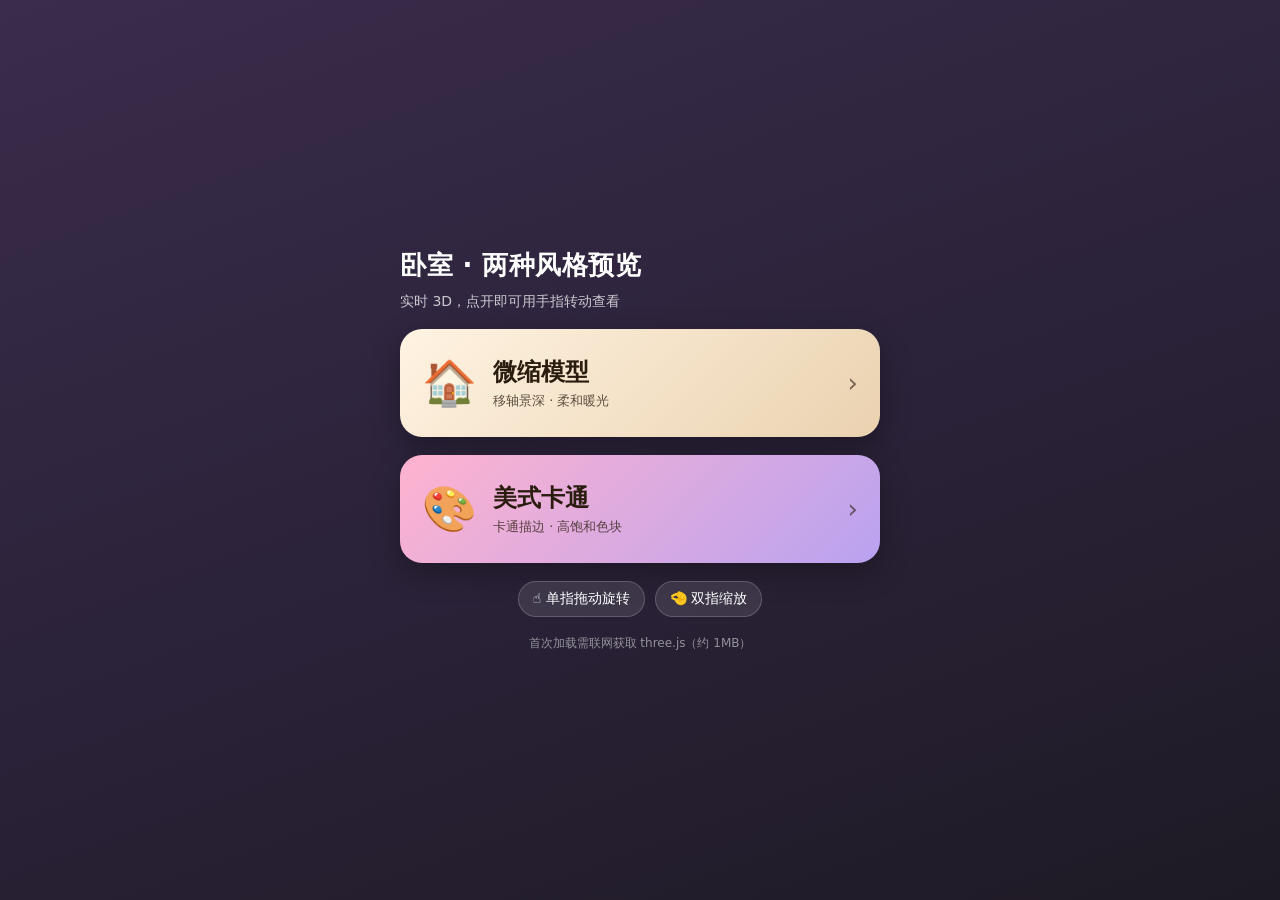
<file: index.html>
<!DOCTYPE html>
<html lang="zh-CN">
<head>
  <meta charset="UTF-8" />
  <meta name="viewport" content="width=device-width, initial-scale=1, viewport-fit=cover" />
  <meta name="theme-color" content="#2a2238" />
  <link rel="icon" href="data:image/svg+xml,%3Csvg xmlns=%27http://www.w3.org/2000/svg%27 viewBox=%270 0 100 100%27%3E%3Ctext y=%27.9em%27 font-size=%2790%27%3E🏠%3C/text%3E%3C/svg%3E" />
  <title>房间风格 · 手机预览</title>
  <style>
    * { box-sizing: border-box; margin: 0; padding: 0; -webkit-tap-highlight-color: transparent; }
    html, body { min-height: 100%; background: linear-gradient(160deg, #3a2c4c 0%, #2a2238 55%, #1e1a24 100%); color: #fff; font-family: -apple-system, "PingFang SC", "Noto Sans SC", system-ui, sans-serif; }
    main { min-height: 100vh; min-height: 100dvh; display: flex; flex-direction: column; justify-content: center; gap: 18px; max-width: 520px; margin: 0 auto;
      padding: calc(env(safe-area-inset-top) + 28px) calc(env(safe-area-inset-right) + 20px) calc(env(safe-area-inset-bottom) + 28px) calc(env(safe-area-inset-left) + 20px); }
    h1 { font-size: 26px; font-weight: 700; letter-spacing: .5px; }
    .sub { font-size: 14px; opacity: .75; margin-top: -8px; }
    a.card { display: flex; align-items: center; gap: 16px; min-height: 108px; padding: 20px 22px; border-radius: 22px; text-decoration: none; color: #2a1d10; box-shadow: 0 10px 30px rgba(0,0,0,.3); transition: transform .1s; }
    a.card:active { transform: scale(.97); }
    a.card .emoji { font-size: 44px; line-height: 1; }
    a.card .t { font-size: 24px; font-weight: 700; }
    a.card .d { font-size: 13px; opacity: .75; margin-top: 4px; }
    a.card .go { margin-left: auto; font-size: 26px; opacity: .6; }
    .mini { background: linear-gradient(135deg, #fff3e2, #ead2b0); }
    .toon { background: linear-gradient(135deg, #ffb3cf, #b9a2f0); color: #2a1840; }
    .tip { display: flex; gap: 10px; flex-wrap: wrap; justify-content: center; font-size: 14px; }
    .tip span { padding: 8px 14px; border-radius: 999px; background: rgba(255,255,255,.1); border: 1px solid rgba(255,255,255,.18); }
    footer { text-align: center; font-size: 12px; opacity: .5; }
  </style>
</head>
<body>
  <main>
    <h1>卧室 · 两种风格预览</h1>
    <p class="sub">实时 3D，点开即可用手指转动查看</p>
    <a class="card mini" href="./miniature/">
      <span class="emoji">🏠</span>
      <div><div class="t">微缩模型</div><div class="d">移轴景深 · 柔和暖光</div></div>
      <span class="go">›</span>
    </a>
    <a class="card toon" href="./cartoon/">
      <span class="emoji">🎨</span>
      <div><div class="t">美式卡通</div><div class="d">卡通描边 · 高饱和色块</div></div>
      <span class="go">›</span>
    </a>
    <div class="tip"><span>☝️ 单指拖动旋转</span><span>🤏 双指缩放</span></div>
    <footer>首次加载需联网获取 three.js（约 1MB）</footer>
  </main>
</body>
</html>
</file>
